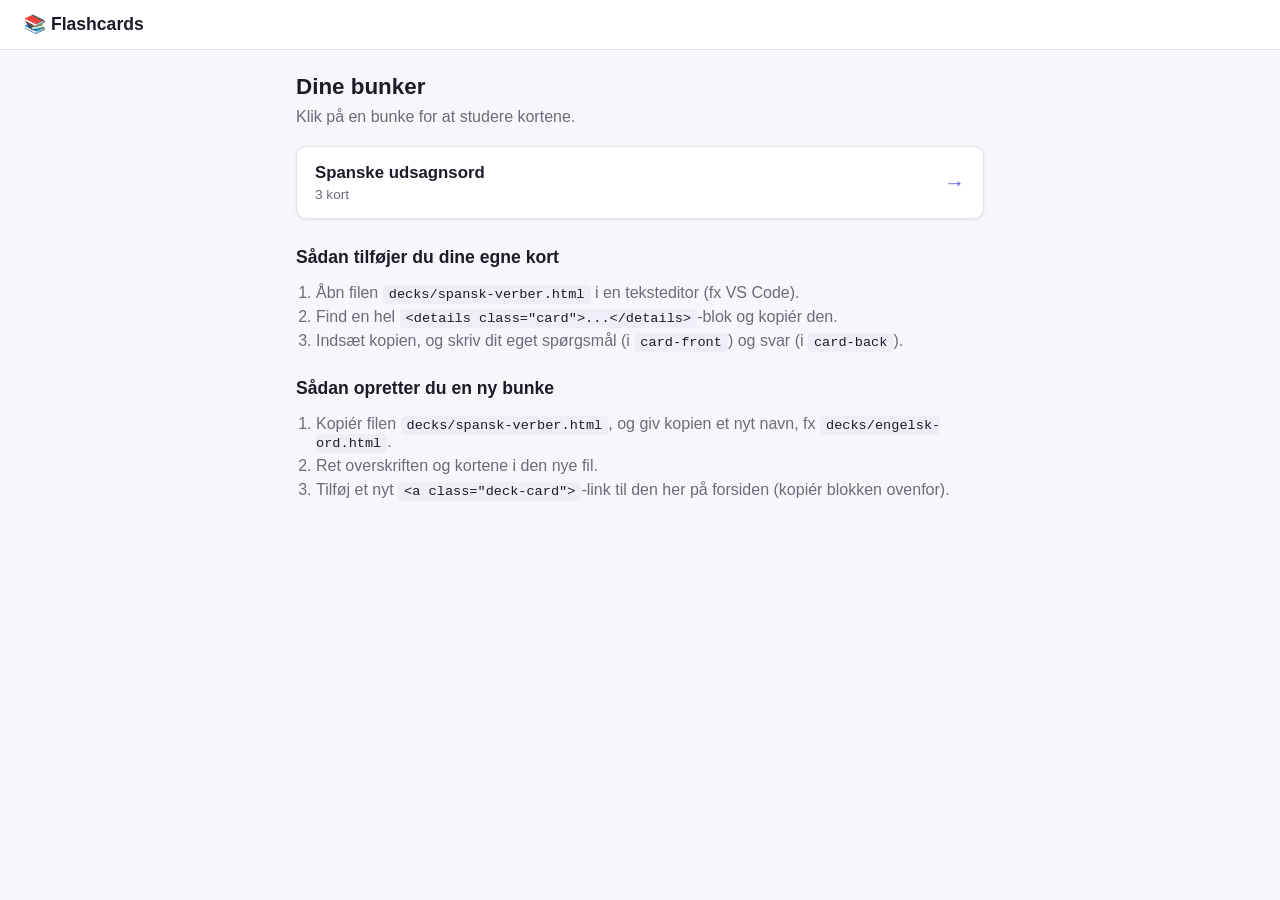
<file: index.html>
<!DOCTYPE html>
<html lang="da">
<head>
<meta charset="UTF-8">
<meta name="viewport" content="width=device-width, initial-scale=1.0">
<title>Flashcards</title>
<link rel="stylesheet" href="css/styles.css">
</head>
<body>
<header class="topbar">
  <a class="brand" href="index.html">📚 Flashcards</a>
</header>

<main class="app">
  <h1>Dine bunker</h1>
  <p class="intro">Klik på en bunke for at studere kortene.</p>

  <div class="deck-list">
    <a class="deck-card" href="decks/spansk-verber.html">
      <div class="deck-card-main">
        <h3 class="deck-name">Spanske udsagnsord</h3>
        <p class="deck-meta">3 kort</p>
      </div>
      <span class="deck-arrow" aria-hidden="true">→</span>
    </a>
  </div>

  <section class="howto">
    <h2>Sådan tilføjer du dine egne kort</h2>
    <ol>
      <li>Åbn filen <code>decks/spansk-verber.html</code> i en teksteditor (fx VS Code).</li>
      <li>Find en hel <code>&lt;details class="card"&gt;...&lt;/details&gt;</code>-blok og kopiér den.</li>
      <li>Indsæt kopien, og skriv dit eget spørgsmål (i <code>card-front</code>) og svar (i <code>card-back</code>).</li>
    </ol>
    <h2>Sådan opretter du en ny bunke</h2>
    <ol>
      <li>Kopiér filen <code>decks/spansk-verber.html</code>, og giv kopien et nyt navn, fx <code>decks/engelsk-ord.html</code>.</li>
      <li>Ret overskriften og kortene i den nye fil.</li>
      <li>Tilføj et nyt <code>&lt;a class="deck-card"&gt;</code>-link til den her på forsiden (kopiér blokken ovenfor).</li>
    </ol>
  </section>
</main>
</body>
</html>
</file>
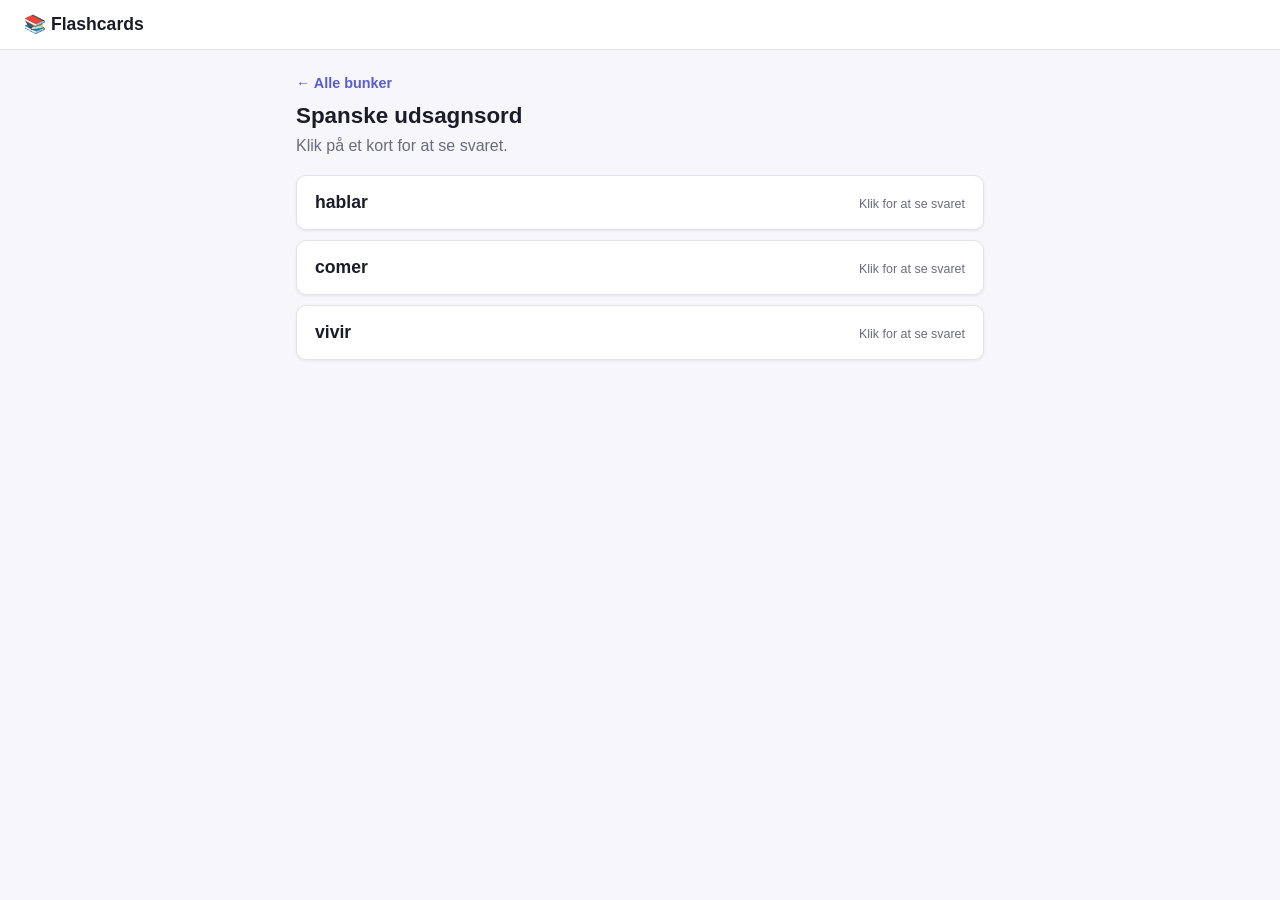
<file: decks/spansk-verber.html>
<!DOCTYPE html>
<html lang="da">
<head>
<meta charset="UTF-8">
<meta name="viewport" content="width=device-width, initial-scale=1.0">
<title>Spanske udsagnsord — Flashcards</title>
<link rel="stylesheet" href="../css/styles.css">
</head>
<body>
<header class="topbar">
  <a class="brand" href="../index.html">📚 Flashcards</a>
</header>

<main class="app">
  <a class="back-link" href="../index.html">← Alle bunker</a>
  <h1>Spanske udsagnsord</h1>
  <p class="intro">Klik på et kort for at se svaret.</p>

  <div class="card-list">
    <details class="card">
      <summary>
        <span class="card-front">hablar</span>
        <span class="reveal-hint">Klik for at se svaret</span>
      </summary>
      <div class="card-back">at tale</div>
    </details>

    <details class="card">
      <summary>
        <span class="card-front">comer</span>
        <span class="reveal-hint">Klik for at se svaret</span>
      </summary>
      <div class="card-back">at spise</div>
    </details>

    <details class="card">
      <summary>
        <span class="card-front">vivir</span>
        <span class="reveal-hint">Klik for at se svaret</span>
      </summary>
      <div class="card-back">at bo / at leve</div>
    </details>
  </div>
</main>
</body>
</html>
</file>
<file: css/styles.css>
:root {
  --bg: #f7f7fb;
  --surface: #ffffff;
  --text: #1c1c28;
  --text-muted: #6b6b7b;
  --border: #e2e2ec;
  --primary: #5b5bd6;
  --primary-hover: #4747b8;
  --code-bg: #eeeef7;
  --shadow: 0 1px 3px rgba(20, 20, 40, 0.08);
  --radius: 10px;
}

@media (prefers-color-scheme: dark) {
  :root {
    --bg: #15151f;
    --surface: #1e1e2b;
    --text: #f0f0f5;
    --text-muted: #9999ab;
    --border: #313142;
    --primary: #7b7bf0;
    --primary-hover: #9191f5;
    --code-bg: #2a2a3a;
    --shadow: 0 1px 3px rgba(0, 0, 0, 0.4);
  }
}

* { box-sizing: border-box; }

body {
  margin: 0;
  font-family: -apple-system, BlinkMacSystemFont, "Segoe UI", Roboto, Helvetica, Arial, sans-serif;
  background: var(--bg);
  color: var(--text);
}

.topbar {
  padding: 14px 24px;
  background: var(--surface);
  border-bottom: 1px solid var(--border);
}

.brand {
  font-size: 1.1rem;
  font-weight: 700;
  color: var(--text);
  text-decoration: none;
}

.app {
  max-width: 720px;
  margin: 0 auto;
  padding: 24px 16px 64px;
}

h1 { font-size: 1.4rem; margin: 0 0 8px; }
h2 { font-size: 1.1rem; margin: 28px 0 10px; }
.intro { color: var(--text-muted); margin: 0 0 20px; }

.back-link {
  display: inline-block;
  color: var(--primary);
  font-weight: 600;
  text-decoration: none;
  margin-bottom: 12px;
  font-size: 0.9rem;
}
.back-link:hover { text-decoration: underline; }

/* Deck list (forsiden) */

.deck-list { display: flex; flex-direction: column; gap: 10px; margin-bottom: 8px; }

.deck-card {
  background: var(--surface);
  border: 1px solid var(--border);
  border-radius: var(--radius);
  box-shadow: var(--shadow);
  padding: 16px 18px;
  display: flex;
  align-items: center;
  justify-content: space-between;
  gap: 12px;
  text-decoration: none;
  color: var(--text);
  transition: border-color 0.15s ease;
}
.deck-card:hover { border-color: var(--primary); }
.deck-name { margin: 0 0 4px; font-size: 1.05rem; }
.deck-meta { margin: 0; font-size: 0.85rem; color: var(--text-muted); }
.deck-arrow { font-size: 1.3rem; color: var(--primary); }

/* Studiekort (details/summary, ingen JS) */

.card-list { display: flex; flex-direction: column; gap: 10px; }

.card {
  background: var(--surface);
  border: 1px solid var(--border);
  border-radius: var(--radius);
  box-shadow: var(--shadow);
  padding: 16px 18px;
}

.card summary {
  cursor: pointer;
  list-style: none;
  display: flex;
  align-items: baseline;
  justify-content: space-between;
  gap: 12px;
  flex-wrap: wrap;
}
.card summary::-webkit-details-marker { display: none; }
.card summary::marker { content: ""; }

.card-front { font-size: 1.1rem; font-weight: 600; }
.reveal-hint { font-size: 0.78rem; color: var(--text-muted); }

.card[open] summary { margin-bottom: 12px; }
.card[open] .card-front { color: var(--primary); }
.card[open] .reveal-hint { display: none; }

.card-back {
  padding-top: 12px;
  border-top: 1px solid var(--border);
  color: var(--text);
  font-size: 1.05rem;
}

/* Vejledning på forsiden */

.howto ol { padding-left: 20px; color: var(--text-muted); }
.howto li { margin-bottom: 6px; }

code {
  background: var(--code-bg);
  color: var(--text);
  padding: 2px 6px;
  border-radius: 4px;
  font-size: 0.85em;
  font-family: "SFMono-Regular", Consolas, "Liberation Mono", Menlo, monospace;
}
</file>
